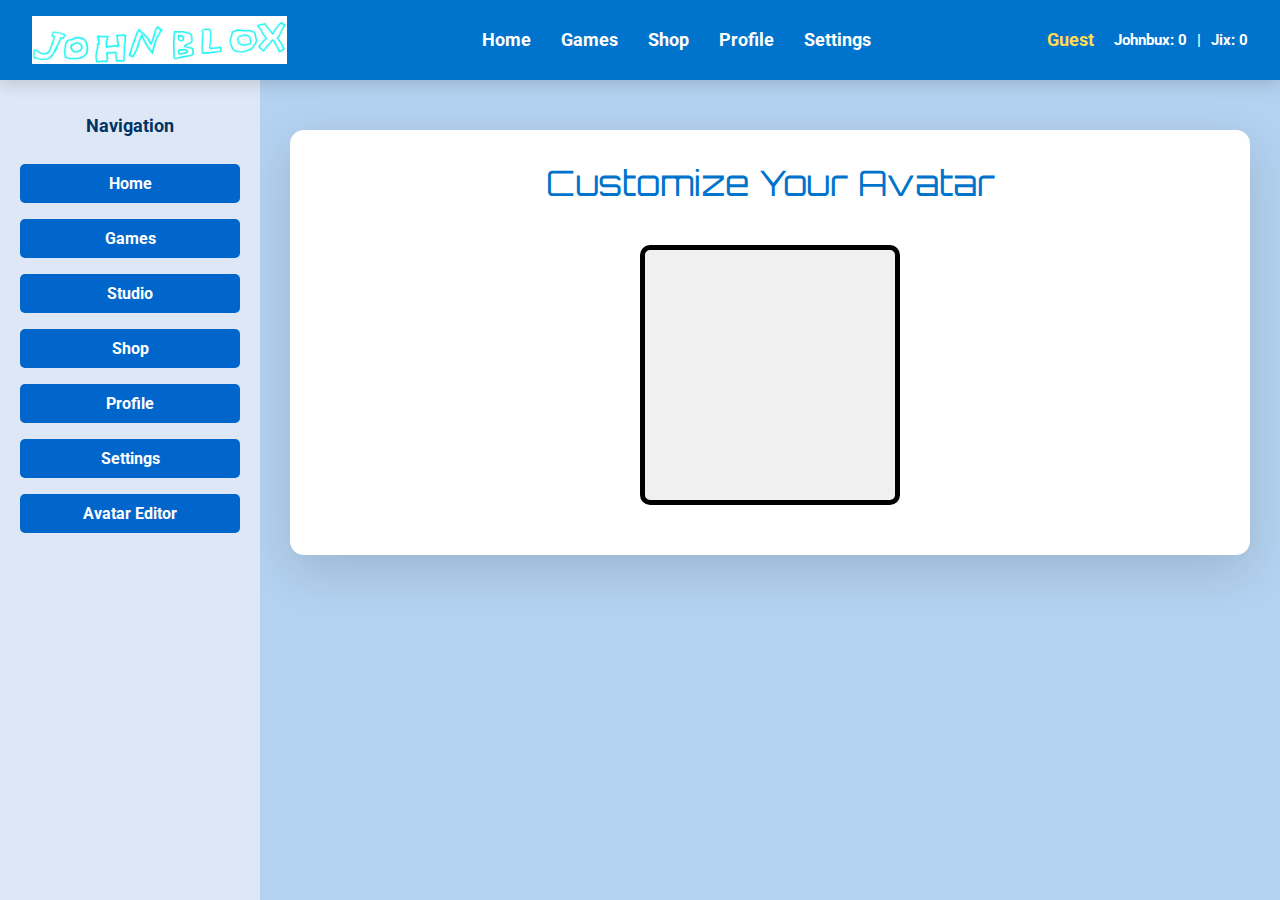
<file: avatar_editor.html>
<!DOCTYPE html>
<html lang="en">
<head>
    <link rel="icon" type="image/png" href="favicon.png">
    <meta charset="UTF-8">
    <meta name="viewport" content="width=device-width, initial-scale=1.0">
    <title>JohnBlox - Avatar Editor</title>
    <link rel="stylesheet" href="https://fonts.googleapis.com/css?family=Orbitron:700|Roboto:400&display=swap">
    <style>
        /* Shared Header/Base/Layout Styles (from index.html) */
        body { font-family: 'Roboto', Verdana, Arial, sans-serif; background: linear-gradient(to right, #d3eafd 0%, #b8c6db 100%); margin: 0; color: #2d3748; min-height: 100vh; display: flex; flex-direction: column; }
        header { background: #0074cc; color: #fff; padding: 16px 32px; display: flex; align-items: center; justify-content: space-between; box-shadow: 0 3px 16px rgba(0,0,0,0.16); flex-shrink: 0; position: relative; }
        .logo { height: 48px; margin-right: 20px; cursor: pointer; }
        .site-title { display: none; } 
        nav { margin-left: auto; display: flex; align-items: center; }
        nav a { color: #fff; text-decoration: none; margin: 0 15px; font-weight: bold; font-size: 1.1em; transition: color 0.12s; }
        nav a:hover { color: #ffdc52; }
        /* Header Info & Currency for all pages */
        .header-info-container { display: flex; align-items: center; gap: 20px; margin-left: auto; }
        .header-username-display { font-weight: bold; font-size: 1.1em; color: #ffdc52; white-space: nowrap; }
        .currency-display-header { display: flex; align-items: center; gap: 10px; font-size: 0.95em; font-weight: bold; color: #fff; }

        .main-container { display: flex; flex-grow: 1; }
        .sidebar { width: 220px; background-color: #dee7f6; padding: 20px; box-shadow: 2px 0 8px rgba(0,0,0,0.1); overflow-y: auto; flex-shrink: 0; display: flex; flex-direction: column; }
        .sidebar h2 { color: #003366; text-align: center; margin-bottom: 20px; font-size: 18px; }
        .sidebar a { display: block; background: #0066cc; color: #fff; padding: 10px; margin: 8px 0; border-radius: 5px; text-decoration: none; text-align: center; font-weight: bold; transition: background 0.2s; }
        .sidebar a:hover { background: #004c99; }
        .main-content { flex-grow: 1; padding: 20px; background: #b3d1f0; overflow-y: auto; display: flex; flex-direction: column; align-items: center; gap: 30px; box-sizing: border-box; }
        
        /* Avatar Editor Specific Styles */
        .avatar-editor-section {
            background: #fff; max-width: 900px; width: 100%; margin-top: 30px; padding: 30px;
            border-radius: 14px; box-shadow: 0 16px 48px rgba(0,0,0,0.13); text-align: center;
            display: flex; flex-direction: column; gap: 20px;
        }
        .avatar-editor-header { font-family: 'Orbitron', sans-serif; font-size: 2.2em; color: #0074cc; margin-bottom: 20px; }
        
        .editor-content { display: flex; justify-content: center; align-items: flex-start; flex-wrap: wrap; gap: 30px; }
        
        .avatar-preview-area {
            position: relative;
            width: 250px; /* Larger size for editor preview */
            height: 250px;
            border: 5px solid #000;
            border-radius: 10px;
            background-color: #f0f0f0;
            overflow: hidden;
            flex-shrink: 0;
            margin-bottom: 20px; /* Space below preview on small screens */
        }
        .avatar-preview-area img {
            position: absolute;
            top: 0;
            left: 0;
            width: 100%;
            height: 100%;
            object-fit: contain; /* Ensure parts fit without distortion */
        }
        /* Z-index for layering (higher numbers are on top) */
        #avatar-body-img { z-index: 1; }
        #avatar-head-img { z-index: 2; }
        #avatar-face-img { z-index: 3; }
        #avatar-shirt-img { z-index: 4; }
        #avatar-hair-img { z-index: 5; }
        #avatar-hat-img { z-index: 6; }


        .customization-controls {
            flex-grow: 1;
            max-width: 450px; /* Max width for controls */
            text-align: left;
        }
        .customization-controls h3 { color: #2d5bb5; margin-bottom: 15px; font-size: 1.5em; border-bottom: 1px solid #ccc; padding-bottom: 5px; }
        .option-group { margin-bottom: 20px; }
        .option-group label { display: block; font-weight: bold; margin-bottom: 10px; color: #2d5bb5; }
        .option-buttons { display: flex; flex-wrap: wrap; gap: 10px; }
        .option-buttons button {
            background: #eef2f7; color: #2d3748; border: 1px solid #b4b4b4; border-radius: 5px;
            padding: 8px 15px; cursor: pointer; font-size: 0.9em;
            transition: background 0.16s, border-color 0.16s, transform 0.1s;
        }
        .option-buttons button.selected {
            background: #0074cc; color: #fff; border-color: #0074cc;
            box-shadow: 0 2px 6px rgba(0,0,0,0.1);
            transform: translateY(-2px);
        }
        .option-buttons button:hover:not(.selected) { background: #dbe4ef; border-color: #8d9faf; }

        .save-button-row { margin-top: 30px; }
        .save-button-row button {
            background: #0074cc; color: #fff; border: none; border-radius: 5px; font-size: 1.1em;
            padding: 12px 30px; cursor: pointer; font-weight: bold;
            box-shadow: 0 4px 14px rgba(0,0,0,0.09); transition: background 0.16s;
        }
        .save-button-row button:hover { background: #005fa3; }
        #editor-message { margin-top: 15px; font-weight: bold; font-size: 1.1em; color: #e74c3c; }

        .footer { text-align: center; margin-top: 40px; font-size: 14px; color: #333; padding: 20px; width: 100%; box-sizing: border-box; flex-shrink: 0; }
        .footer a { color: #0066cc; text-decoration: none; font-weight: bold; }
        .footer a:hover { text-decoration: underline; }

        /* Media Queries for Responsiveness */
        @media (max-width: 768px) { 
            .main-container { flex-direction: column; } .sidebar { width: 100%; height: auto; padding: 10px; box-shadow: 0 2px 8px rgba(0,0,0,0.1); } .sidebar h2 { margin-bottom: 10px; } .sidebar a { margin: 5px 0; } .avatar-editor-section { max-width: 100%; } .editor-content { flex-direction: column; align-items: center; }
        }
        @media (max-width: 600px){ header { flex-direction: column; align-items: start; padding: 12px 10px;} .logo { height: 36px; margin-right: 10px; } .site-title { font-size: 1.5rem; } nav { margin-left: 0; width: 100%; justify-content: space-around; } nav a { margin: 0 5px; font-size: 0.9em; } .header-info-container { margin-left: 0; width: 100%; justify-content: center; margin-top: 10px; } .currency-display-header { font-size: 0.85em; } .main-content { padding: 15px; } .avatar-editor-section { padding: 15px; } }
        @media (max-width: 480px) { .avatar-preview-area { width: 150px; height: 150px; } .customization-controls h3 { font-size: 1.2em; } .option-buttons button { padding: 6px 10px; font-size: 0.8em; } .save-button-row button { padding: 10px 20px; font-size: 1em; } }
    </style>
    <script src="https://npmcdn.com/parse/dist/parse.min.js"></script>
</head>
<body>
    <header>
        <img src="logo.png" class="logo" alt="JohnBlox Logo" onclick="window.location.href='index.html';">
        <div class="site-title" style="display:none;">JohnBlox</div>
        <nav>
            <a href="index.html">Home</a>
            <a href="games.html">Games</a>
            <a href="shop.html">Shop</a>
            <a href="profile.html">Profile</a>
            <a href="settings.html">Settings</a>
            <a href="login.html" id="login-nav-link" style="display:none;">Login</a>
        </nav>
        <div class="header-info-container">
            <span id="topbar-username" class="header-username-display">Guest</span>
            <div class="currency-display-header">
                <span id="johnbux-display">Johnbux: 0</span> | 
                <span id="jix-display">Jix: 0</span>
            </div>
        </div>
    </header>

    <div class="main-container">
        <div class="sidebar">
            <h2>Navigation</h2>
            <a href="index.html">Home</a>
            <a href="games.html">Games</a>
            <a href="studio.html">Studio</a>
            <a href="shop.html">Shop</a>
            <a href="profile.html">Profile</a>
            <a href="settings.html">Settings</a>
            <a href="avatar_editor.html">Avatar Editor</a>
        </div>

        <div class="main-content">
            <div class="avatar-editor-section">
                <div class="avatar-editor-header">Customize Your Avatar</div>
                <div class="editor-content">
                    <div class="avatar-preview-area">
                        <img src="body.png" id="avatar-body-img" alt="Body"
</file>
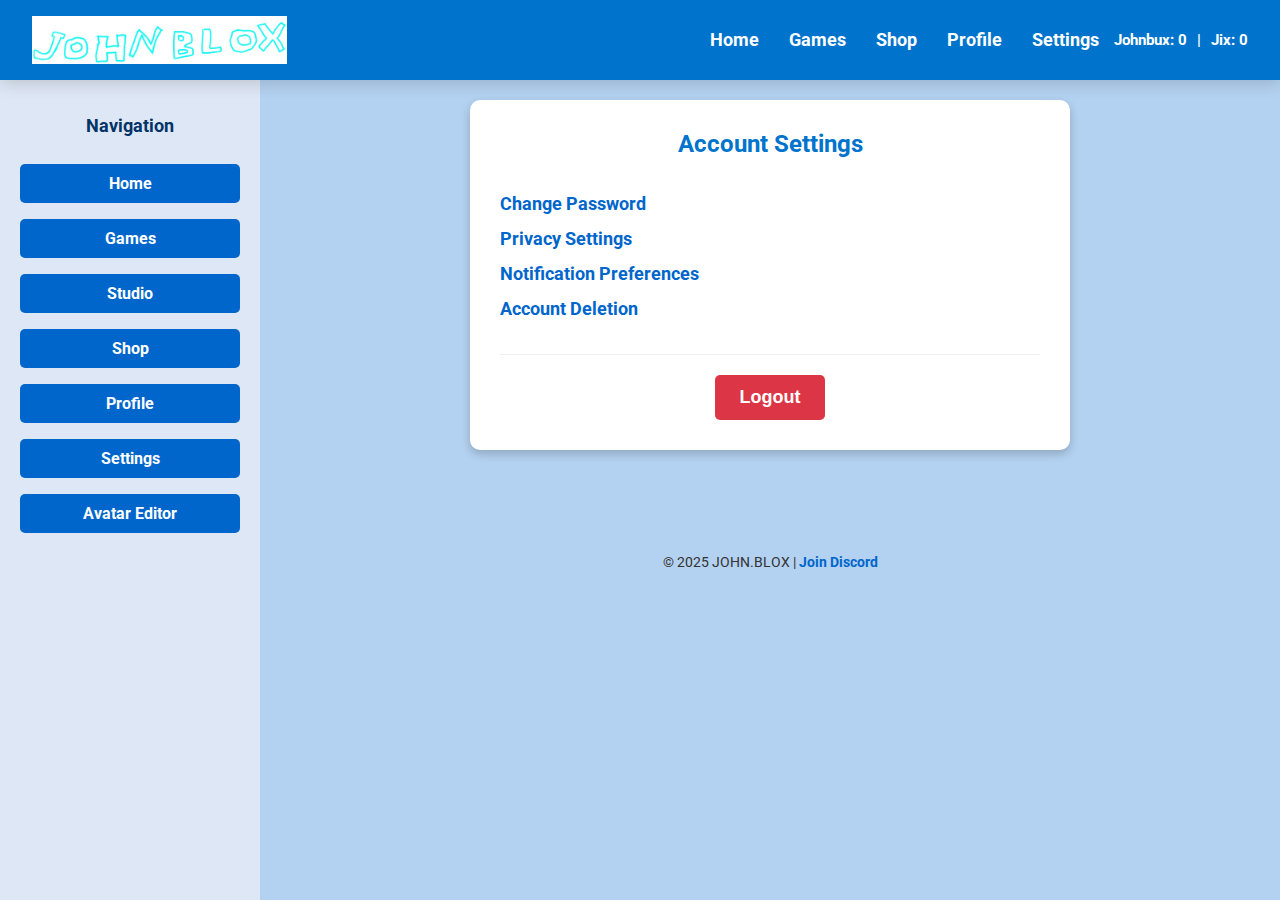
<file: settings.html>
<!DOCTYPE html>
<html lang="en">
<head>
    <link rel="icon" type="image/png" href="favicon.png">
    <meta charset="UTF-8">
    <meta name="viewport" content="width=device-width, initial-scale=1.0">
    <title>JohnBlox - Settings</title>
    <link rel="stylesheet" href="https://fonts.googleapis.com/css?family=Orbitron:700|Roboto:400&display=swap">
    <style>
        /* Shared Header/Base/Layout Styles */
        body { font-family: 'Roboto', Verdana, Arial, sans-serif; background: linear-gradient(to right, #d3eafd 0%, #b8c6db 100%); margin: 0; color: #2d3748; min-height: 100vh; display: flex; flex-direction: column; }
        header { background: #0074cc; color: #fff; padding: 16px 32px; display: flex; align-items: center; justify-content: space-between; box-shadow: 0 3px 16px rgba(0,0,0,0.16); flex-shrink: 0; position: relative; }
        .logo { height: 48px; margin-right: 20px; cursor: pointer; }
        .site-title { display: none; } 
        nav { margin-left: auto; display: flex; align-items: center; }
        nav a { color: #fff; text-decoration: none; margin: 0 15px; font-weight: bold; font-size: 1.1em; transition: color 0.12s; }
        nav a:hover { color: #ffdc52; }
        /* Header Info & Currency for all pages */
        .header-info-container { display: flex; align-items: center; gap: 20px; margin-left: auto; }
        .header-username-display { font-weight: bold; font-size: 1.1em; color: #ffdc52; white-space: nowrap; }
        .currency-display-header { display: flex; align-items: center; gap: 10px; font-size: 0.95em; font-weight: bold; color: #fff; }

        .main-container { display: flex; flex-grow: 1; }
        .sidebar { width: 220px; background-color: #dee7f6; padding: 20px; box-shadow: 2px 0 8px rgba(0,0,0,0.1); overflow-y: auto; flex-shrink: 0; display: flex; flex-direction: column; }
        .sidebar h2 { color: #003366; text-align: center; margin-bottom: 20px; font-size: 18px; }
        .sidebar a { display: block; background: #0066cc; color: #fff; padding: 10px; margin: 8px 0; border-radius: 5px; text-decoration: none; text-align: center; font-weight: bold; transition: background 0.2s; }
        .sidebar a:hover { background: #004c99; }
        .main-content { flex-grow: 1; padding: 20px; background: #b3d1f0; overflow-y: auto; display: flex; flex-direction: column; align-items: center; gap: 30px; box-sizing: border-box; }
        .card { /* General card style for placeholder content */
            background-color: #fff;
            padding: 30px;
            border-radius: 10px;
            box-shadow: 0 4px 10px rgba(0,0,0,0.2);
            width: 100%;
            max-width: 600px;
            text-align: center;
            box-sizing: border-box;
        }
        .card h1 { color: #0074cc; margin-top: 0; font-size: 28px; }
        .card p { font-size: 1.1em; line-height: 1.6; }
        .settings-content-section { background-color: #fff; padding: 30px; border-radius: 10px; box-shadow: 0 4px 10px rgba(0,0,0,0.2); width: 100%; max-width: 600px; text-align: left; display: flex; flex-direction: column; min-height: 300px; box-sizing: border-box; }
        .settings-content-section h2 { color: #0074cc; margin-top: 0; margin-bottom: 20px; font-size: 24px; text-align: center; }
        .settings-options { list-style: none; padding: 0; flex-grow: 1; margin-bottom: 20px; }
        .settings-options li { margin-bottom: 15px; font-size: 1.1em; }
        .settings-options li a { color: #0066cc; text-decoration: none; font-weight: bold; }
        .settings-options li a:hover { text-decoration: underline; }
        .logout-button-container { width: 100%; text-align: center; margin-top: auto; padding-top: 20px; border-top: 1px solid #eee; }
        #logout-button { background-color: #dc3545; color: white; padding: 12px 25px; border: none; border-radius: 5px; cursor: pointer; font-size: 18px; font-weight: bold; transition: background-color 0.2s; width: auto; display: inline-block; }
        #logout-button:hover { background-color: #c82333; }
        .footer { text-align: center; margin-top: 40px; font-size: 14px; color: #333; padding: 20px; width: 100%; box-sizing: border-box; flex-shrink: 0; }
        .footer a { color: #0066cc; text-decoration: none; font-weight: bold; }
        .footer a:hover { text-decoration: underline; }
        @media (max-width: 768px) { .main-container { flex-direction: column; } .sidebar { width: 100%; height: auto; padding: 10px; box-shadow: 0 2px 8px rgba(0,0,0,0.1); } .sidebar h2 { margin-bottom: 10px; } .sidebar a { margin: 5px 0; } .settings-content-section { max-width: 100%; } }
        @media (max-width: 600px){ header { flex-direction: column; align-items: start; padding: 12px 10px;} .logo { height: 36px; margin-right: 10px; } .site-title { font-size: 1.5rem; } nav { margin-left: 0; width: 100%; justify-content: space-around; } nav a { margin: 0 5px; font-size: 0.9em; } .header-info-container { margin-left: 0; width: 100%; justify-content: center; margin-top: 10px; } }
        @media (max-width: 480px) { header { padding: 10px 15px; } .logo { height: 36px; margin-right: 10px; } .site-title { font-size: 1.5rem; } .settings-content-section { padding: 15px; } }
    </style>
    <!-- Parse SDK CDN -->
    <script src="https://npmcdn.com/parse/dist/parse.min.js"></script>
</head>
<body>
    <header>
        <img src="logo.png" class="logo" alt="JohnBlox Logo" onclick="window.location.href='index.html';">
        <div class="site-title" style="display:none;">JohnBlox</div>
        <nav>
            <a href="index.html">Home</a>
            <a href="games.html">Games</a>
            <a href="shop.html">Shop</a>
            <a href="profile.html">Profile</a>
            <a href="settings.html">Settings</a>
            <a href="login.html" id="login-nav-link" style="display:none;">Login</a>
        </nav>
        <!-- Currency Display moved here for all pages -->
        <div class="currency-display-header">
            <span id="johnbux-display">Johnbux: 0</span> | 
            <span id="jix-display">Jix: 0</span>
        </div>
    </header>

    <div class="main-container">
        <div class="sidebar">
            <h2>Navigation</h2>
            <a href="index.html">Home</a>
            <a href="games.html">Games</a>
            <a href="studio.html">Studio</a>
            <a href="shop.html">Shop</a>
            <a href="profile.html">Profile</a>
            <a href="settings.html">Settings</a>
            <a href="avatar_editor.html">Avatar Editor</a>
        </div>

        <div class="main-content">
            <div class="settings-content-section">
                <h2>Account Settings</h2>
                <ul class="settings-options">
                    <li><a href="#">Change Password</a></li>
                    <li><a href="#">Privacy Settings</a></li>
                    <li><a href="#">Notification Preferences</a></li>
                    <li><a href="#">Account Deletion</a></li>
                </ul>
                <div class="logout-button-container">
                    <button id="logout-button">Logout</button>
                </div>
            </div>
            <div class="footer">
                <p>© 2025 JOHN.BLOX | <a href="https://discord.gg/KAN5euwyTj" target="_blank">Join Discord</a></p>
            </div>
        </div>
    </div>

    <script>
        // *** BACK4APP KEYS (Copied from your dashboard image) ***
        const APP_ID = 'UolRo1iE7vzgUI6J8OWGPrttMsCISDt4FrKtgfHWoCj'; 
        const JS_KEY = 'UpgDbqfWwBHyj8saGbCwWcCR5QU3ngG0zBb4Zbu8UHm'; 

        // Initialize Parse
        Parse.initialize(APP_ID, JS_KEY);
        Parse.serverURL = 'https://parseapi.back4app.com/'; 

        let currentUser = Parse.User.current(); 

        // Header Elements
        const topbarUsernameEl = document.querySelector('header .header-info-container'); 
        const johnbuxDisplay = document.getElementById('johnbux-display');
        const jixDisplay = document.getElementById('jix-display');
        const loginNavLink = document.getElementById('login-nav-link');
        
        const logoutButton = document.getElementById('logout-button');

        async function updateNavAndCurrency() {
            currentUser = Parse.User.current(); 
            if (currentUser) {
                try {
                    await currentUser.fetch(); 
                    // Create and append username display
                    let usernameSpan = document.getElementById('topbar-username-span');
                    if (!usernameSpan) { 
                        usernameSpan = document.createElement('span');
                        usernameSpan.id = 'topbar-username-span';
                        usernameSpan.className = 'header-username-display';
                        document.querySelector('header .header-info-container').insertBefore(usernameSpan, document.querySelector('header .currency-display-header')); 
                    }
                    usernameSpan.textContent = currentUser.get("username") || currentUser.get("email");
                    
                    loginNavLink.style.display = 'none'; 
                    johnbuxDisplay.textContent = `Johnbux: ${currentUser.get("johnbux") || 0}`;
                    jixDisplay.textContent = `Jix: ${currentUser.get("jix") || 0}`;
                } catch (error) {
                    console.error("Error fetching current user data for nav:", error);
                    loginNavLink.style.display = 'inline';
                    if (Parse.User.current()) { 
                       logout();
                    }
                }
            } else {
                // Not logged in
                let usernameSpan = document.getElementById('topbar-username-span');
                if(usernameSpan) usernameSpan.remove(); 
                
                loginNavLink.style.display = 'inline'; 
                johnbuxDisplay.textContent = `Johnbux: 0`;
                jixDisplay.textContent = `Jix: 0`;
            }
            if (logoutButton) { 
                if (currentUser) {
                    logoutButton.style.display = 'inline-block'; 
                } else {
                    logoutButton.style.display = 'none'; 
                }
            }
        }

        function logout() {
            Parse.User.logOut().then(() => {
                currentUser = null; 
                localStorage.removeItem('johnblox_username'); 
                updateNavAndCurrency(); 
                window.location.href = "login.html"; 
            }).catch((error) => {
                console.error("Error logging out:", error);
            });
        }

        if (logoutButton) {
            logoutButton.addEventListener('click', logout);
        }
        
        document.addEventListener('DOMContentLoaded', updateNavAndCurrency);
    </script>
</body>
</html>
</file>
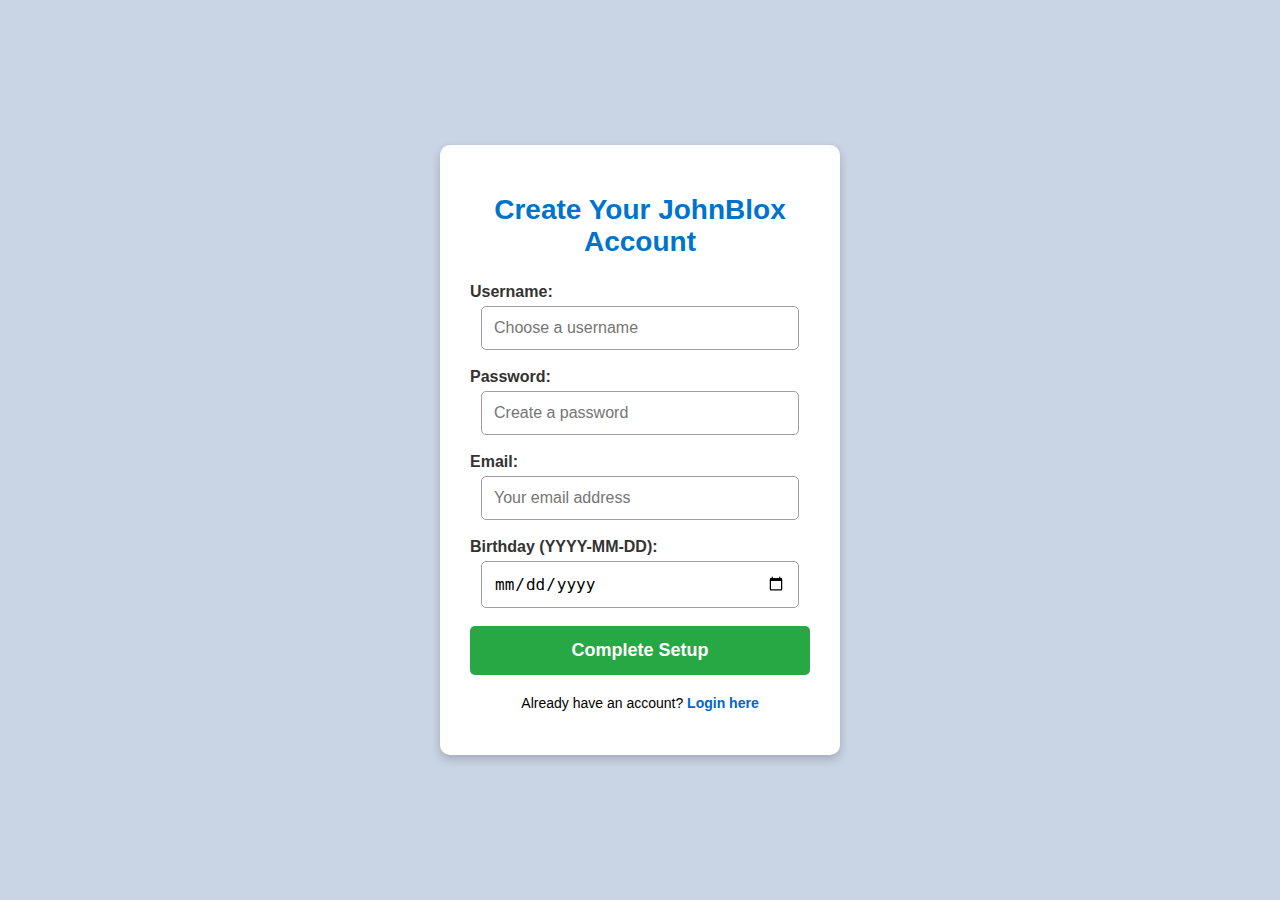
<file: setup.html>
<!DOCTYPE html>
<html lang="en">
<head>
    <link rel="icon" type="image/png" href="favicon.png">
    <meta charset="UTF-8">
    <meta name="viewport" content="width=device-width, initial-scale=1.0">
    <title>JohnBlox - Account Setup</title>
    <style>
        /* Shared CSS from previous files */
        body { font-family: Verdana, Arial, sans-serif; background-color: #c9d4e4; display: flex; justify-content: center; align-items: center; min-height: 100vh; margin: 0; color: #000; }
        .setup-container { background-color: #fff; padding: 30px; border-radius: 10px; box-shadow: 0 4px 10px rgba(0,0,0,0.2); text-align: center; width: 400px; box-sizing: border-box; }
        .setup-container h1 { color: #0074cc; margin-bottom: 25px; font-size: 28px; }
        .setup-container label { display: block; text-align: left; margin-bottom: 5px; font-weight: bold; color: #333; }
        .setup-container input { width: calc(100% - 22px); padding: 12px; margin-bottom: 18px; border: 1px solid #a0a0a0; border-radius: 5px; font-size: 16px; box-sizing: border-box; }
        .setup-container button { width: 100%; padding: 14px; background-color: #28a745; color: white; border: none; border-radius: 5px; font-size: 18px; cursor: pointer; transition: background-color 0.2s; font-weight: bold; }
        .setup-container button:hover { background-color: #218838; }
        .message { margin-top: 15px; color: red; font-weight: bold; font-size: 14px; }
        .login-link { margin-top: 20px; font-size: 14px; }
        .login-link a { color: #0066cc; text-decoration: none; font-weight: bold; }
        .login-link a:hover { text-decoration: underline; }
    </style>
    <!-- Parse SDK CDN -->
    <script src="https://npmcdn.com/parse/dist/parse.min.js"></script>
<script src="parse-config.js"></script>
<script src="parse-config.js"></script>
</head>
<body>
    <div class="setup-container">
        <h1>Create Your JohnBlox Account</h1>
        <label for="username">Username:</label>
        <input type="text" id="username" placeholder="Choose a username" required>

        <label for="password">Password:</label>
        <input type="password" id="password" placeholder="Create a password" required>

        <label for="email">Email:</label> <!-- Email is used by Parse for signup/login -->
        <input type="email" id="email" placeholder="Your email address" required>

        <label for="birthday">Birthday (YYYY-MM-DD):</label>
        <input type="date" id="birthday">

        <button onclick="completeSetup()">Complete Setup</button>
        <p id="message" class="message"></p>
        <p class="login-link">Already have an account? <a href="login.html">Login here</a></p>
    </div>

    <script>
        // *** BACK4APP KEYS (Copied from your dashboard image) ***
        const APP_ID = 'UolRo1iE7vzgUI6J8OWGPrttMsCISDt4FrKtgfHWoCj';
        const JS_KEY = 'UpgDbqfWwBHyj8saGbCwWcCR5QU3ngG0zBb4Zbu8UHm';

        // Initialize Parse
        Parse.serverURL = 'https://parseapi.back4app.com/'; // Standard Back4App Parse Server URL

        async function completeSetup() {
            const username = document.getElementById('username').value;
            const password = document.getElementById('password').value;
            const email = document.getElementById('email').value;
            const birthday = document.getElementById('birthday').value;
            const messageEl = document.getElementById('message');

            try {
                const user = new Parse.User();
                user.set("username", username);
                user.set("password", password);
                user.set("email", email);
                user.set("birthday", birthday || null); // Store birthday, null if empty

                // Set initial currency values
                user.set("johnbux", 0);
                user.set("jix", 0);

                await user.signUp(); // Sign up the user on Back4App

                // Simulate email sending after successful signup
                console.log(`--- EMAIL SIMULATION START (from Frontend for Back4App) ---`);
                console.log(`To: ${email}`);
                console.log(`From: noreply@JohnBlox.com (Simulated)`);
                console.log(`Subject: Welcome to JohnBlox!`);
                console.log(`Body: Hello ${username},\n\nYour JohnBlox account has been successfully set up!`);
                console.log(`--- EMAIL SIMULATION END ---`);
                // For real email via Back4App, you'd use SendGrid integrated with their Cloud Code.

                messageEl.textContent = "Account setup complete! Please log in.";
                messageEl.style.color = "green";
                setTimeout(() => { window.location.href = "login.html"; }, 2000); 

            } catch (error) {
                console.error("Setup failed:", error.message);
                let errorMessage = error.message;
                if (error.code === 202) { // Error 202 is "Username already taken" in Parse
                    errorMessage = "Username or Email already exists.";
                }
                // Other common Parse errors: 203 (Email already taken) - handled by 202 message for simplicity
                // 125 (Invalid Email Address)
                messageEl.textContent = `Setup failed: ${errorMessage}`;
                messageEl.style.color = "red";
            }
        }
    </script>
</body>
</html>
</file>
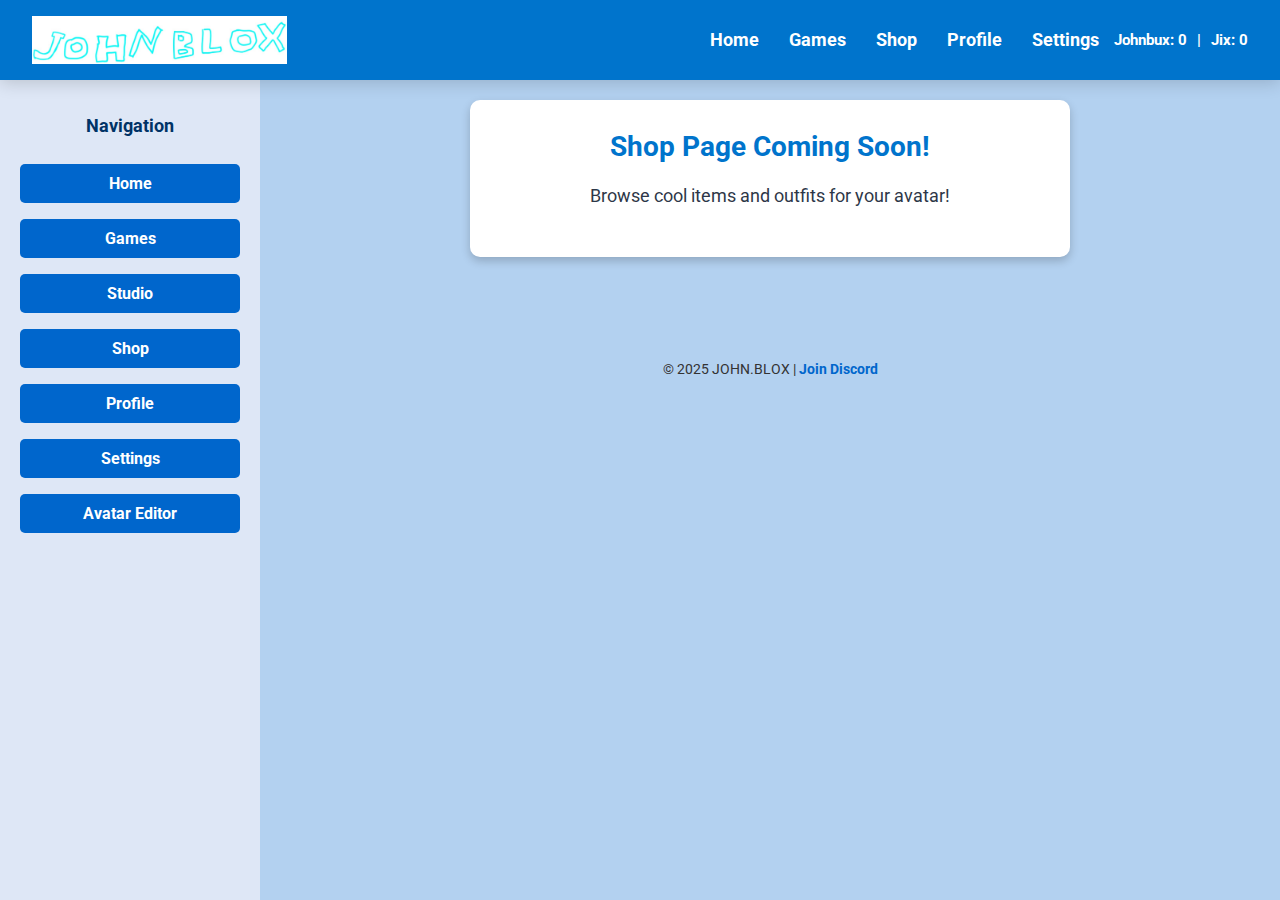
<file: shop.html>
<!DOCTYPE html>
<html lang="en">
<head>
    <link rel="icon" type="image/png" href="favicon.png">
    <meta charset="UTF-8">
    <meta name="viewport" content="width=device-width, initial-scale=1.0">
    <title>JohnBlox - Shop</title>
    <link rel="stylesheet" href="https://fonts.googleapis.com/css?family=Orbitron:700|Roboto:400&display=swap">
    <style>
        /* Shared Header/Base/Layout Styles */
        body { font-family: 'Roboto', Verdana, Arial, sans-serif; background: linear-gradient(to right, #d3eafd 0%, #b8c6db 100%); margin: 0; color: #2d3748; min-height: 100vh; display: flex; flex-direction: column; }
        header { background: #0074cc; color: #fff; padding: 16px 32px; display: flex; align-items: center; justify-content: space-between; box-shadow: 0 3px 16px rgba(0,0,0,0.16); flex-shrink: 0; position: relative; }
        .logo { height: 48px; margin-right: 20px; cursor: pointer; }
        .site-title { display: none; } 
        nav { margin-left: auto; display: flex; align-items: center; }
        nav a { color: #fff; text-decoration: none; margin: 0 15px; font-weight: bold; font-size: 1.1em; transition: color 0.12s; }
        nav a:hover { color: #ffdc52; }
        /* Header Info & Currency for all pages */
        .header-info-container { display: flex; align-items: center; gap: 20px; margin-left: auto; }
        .header-username-display { font-weight: bold; font-size: 1.1em; color: #ffdc52; white-space: nowrap; }
        .currency-display-header { display: flex; align-items: center; gap: 10px; font-size: 0.95em; font-weight: bold; color: #fff; }

        .main-container { display: flex; flex-grow: 1; }
        .sidebar { width: 220px; background-color: #dee7f6; padding: 20px; box-shadow: 2px 0 8px rgba(0,0,0,0.1); overflow-y: auto; flex-shrink: 0; display: flex; flex-direction: column; }
        .sidebar h2 { color: #003366; text-align: center; margin-bottom: 20px; font-size: 18px; }
        .sidebar a { display: block; background: #0066cc; color: #fff; padding: 10px; margin: 8px 0; border-radius: 5px; text-decoration: none; text-align: center; font-weight: bold; transition: background 0.2s; }
        .sidebar a:hover { background: #004c99; }
        .main-content { flex-grow: 1; padding: 20px; background: #b3d1f0; overflow-y: auto; display: flex; flex-direction: column; align-items: center; gap: 30px; box-sizing: border-box; }
        .card { background-color: #fff; padding: 30px; border-radius: 10px; box-shadow: 0 4px 10px rgba(0,0,0,0.2); width: 100%; max-width: 600px; text-align: center; box-sizing: border-box; }
        .card h1 { color: #0074cc; margin-top: 0; font-size: 28px; }
        .card p { font-size: 1.1em; line-height: 1.6; }
        .footer { text-align: center; margin-top: 40px; font-size: 14px; color: #333; padding: 20px; width: 100%; box-sizing: border-box; flex-shrink: 0; }
        .footer a { color: #0066cc; text-decoration: none; font-weight: bold; }
        .footer a:hover { text-decoration: underline; }
        /* Media Queries for Responsiveness */
        @media (max-width: 768px) { .main-container { flex-direction: column; } .sidebar { width: 100%; height: auto; padding: 10px; box-shadow: 0 2px 8px rgba(0,0,0,0.1); } .sidebar h2 { margin-bottom: 10px; } .sidebar a { margin: 5px 0; } .card { max-width: 100%; } }
        @media (max-width: 600px){ header { flex-direction: column; align-items: start; padding: 12px 10px;} .site-title { margin-right: 0; margin-bottom: 10px; } nav { margin-left: 0; width: 100%; justify-content: space-around; } nav a { margin: 0 5px; font-size: 0.9em; } .header-info-container { margin-left: 0; width: 100%; justify-content: center; margin-top: 10px; } }
        @media (max-width: 480px) { header { padding: 10px 15px; } .logo { height: 36px; margin-right: 10px; } .site-title { font-size: 1.5rem; } .header-info-container { flex-direction: column; align-items: flex-start; gap: 5px; } .currency-display-header { font-size: 0.85em; } .main-content { padding: 15px; } .card { padding: 15px; } }
    </style>
    <!-- Parse SDK CDN -->
    <script src="https://npmcdn.com/parse/dist/parse.min.js"></script>
</head>
<body>
    <header>
        <img src="logo.png" class="logo" alt="JohnBlox Logo" onclick="window.location.href='index.html';">
        <div class="site-title" style="display:none;">JohnBlox</div>
        <nav>
            <a href="index.html">Home</a>
            <a href="games.html">Games</a>
            <a href="shop.html">Shop</a>
            <a href="profile.html">Profile</a>
            <a href="settings.html">Settings</a>
            <a href="login.html" id="login-nav-link" style="display:none;">Login</a>
        </nav>
        <!-- Currency Display moved here for all pages -->
        <div class="currency-display-header">
            <span id="johnbux-display">Johnbux: 0</span> | 
            <span id="jix-display">Jix: 0</span>
        </div>
    </header>

    <div class="main-container">
        <div class="sidebar">
            <h2>Navigation</h2>
            <a href="index.html">Home</a>
            <a href="games.html">Games</a>
            <a href="studio.html">Studio</a>
            <a href="shop.html">Shop</a>
            <a href="profile.html">Profile</a>
            <a href="settings.html">Settings</a>
            <a href="avatar_editor.html">Avatar Editor</a>
        </div>

        <div class="main-content">
            <div class="card">
                <h1>Shop Page Coming Soon!</h1>
                <p>Browse cool items and outfits for your avatar!</p>
            </div>
            <div class="footer">
                <p>© 2025 JOHN.BLOX | <a href="https://discord.gg/KAN5euwyTj" target="_blank">Join Discord</a></p>
            </div>
        </div>
    </div>

    <script>
        // *** BACK4APP KEYS (Copied from your dashboard image) ***
        const APP_ID = 'UolRo1iE7vzgUI6J8OWGPrttMsCISDt4FrKtgfHWoCj'; 
        const JS_KEY = 'UpgDbqfWwBHyj8saGbCwWcCR5QU3ngG0zBb4Zbu8UHm'; 

        // Initialize Parse
        Parse.initialize(APP_ID, JS_KEY);
        Parse.serverURL = 'https://parseapi.back4app.com/'; 

        let currentUser = Parse.User.current(); 

        // Header Elements
        const topbarUsernameEl = document.querySelector('header .header-info-container'); 
        const johnbuxDisplay = document.getElementById('johnbux-display');
        const jixDisplay = document.getElementById('jix-display');
        const loginNavLink = document.getElementById('login-nav-link');
        
        async function updateNavAndCurrency() {
            currentUser = Parse.User.current(); 
            if (currentUser) {
                try {
                    await currentUser.fetch(); 
                    // Create and append username display
                    let usernameSpan = document.getElementById('topbar-username-span');
                    if (!usernameSpan) { 
                        usernameSpan = document.createElement('span');
                        usernameSpan.id = 'topbar-username-span';
                        usernameSpan.className = 'header-username-display';
                        document.querySelector('header .header-info-container').insertBefore(usernameSpan, document.querySelector('header .currency-display-header')); 
                    }
                    usernameSpan.textContent = currentUser.get("username") || currentUser.get("email");
                    
                    loginNavLink.style.display = 'none'; 
                    johnbuxDisplay.textContent = `Johnbux: ${currentUser.get("johnbux") || 0}`;
                    jixDisplay.textContent = `Jix: ${currentUser.get("jix") || 0}`;
                } catch (error) {
                    console.error("Error fetching current user data for nav:", error);
                    loginNavLink.style.display = 'inline';
                    if (Parse.User.current()) { 
                       logout();
                    }
                }
            } else {
                // Not logged in
                let usernameSpan = document.getElementById('topbar-username-span');
                if(usernameSpan) usernameSpan.remove(); 
                
                loginNavLink.style.display = 'inline'; 
                johnbuxDisplay.textContent = `Johnbux: 0`;
                jixDisplay.textContent = `Jix: 0`;
            }
        }

        function logout() {
            Parse.User.logOut().then(() => {
                currentUser = null; 
                localStorage.removeItem('johnblox_username'); 
                updateNavAndCurrency(); 
                window.location.href = "login.html"; 
            }).catch((error) => {
                console.error("Error logging out:", error);
            });
        }
        
        document.addEventListener('DOMContentLoaded', updateNavAndCurrency);
    </script>
</body>
</html>
</file>
